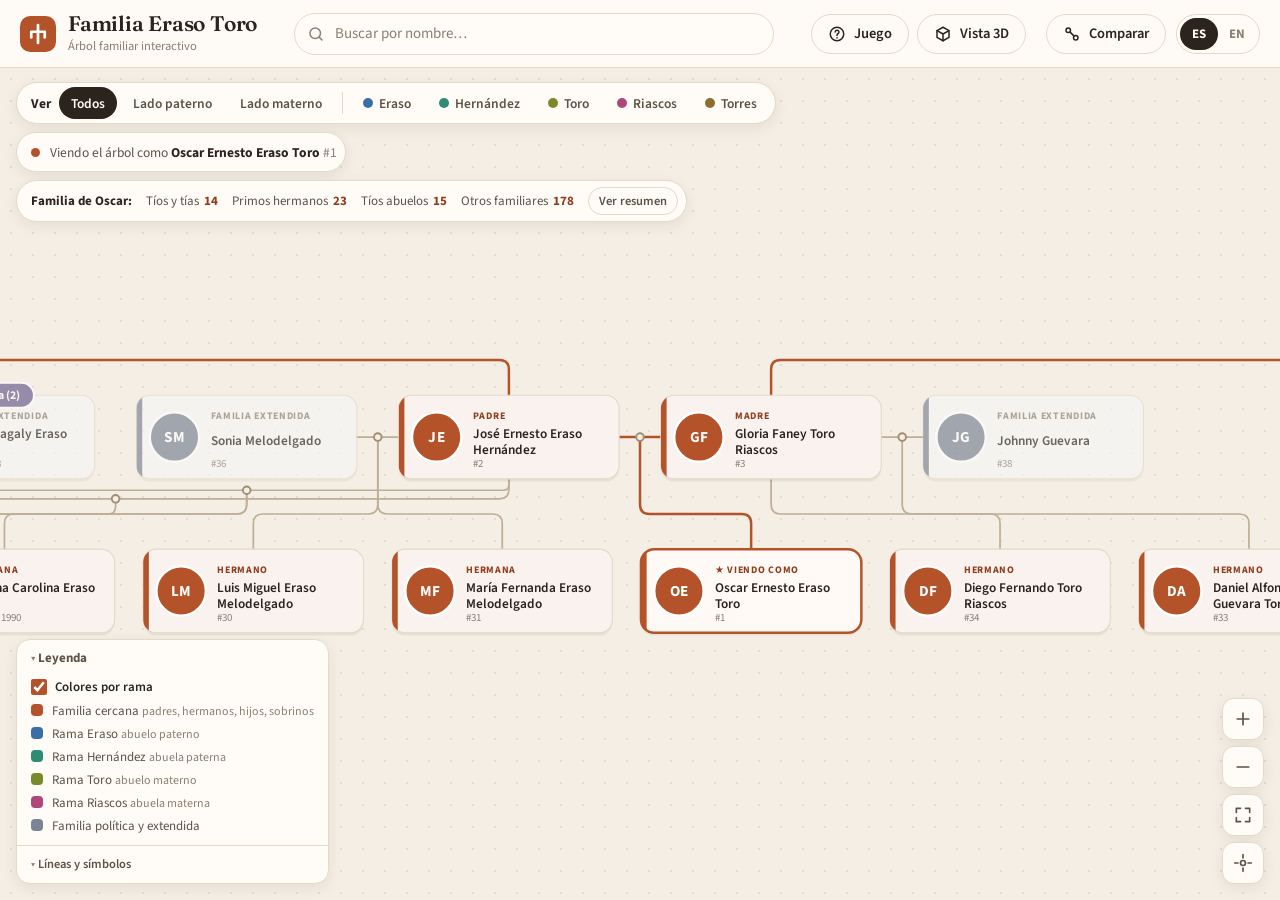
<file: index.html>
<!doctype html>
<!-- =====================================================================
     INDEX.HTML — the page skeleton
     The browser opens this file first. It only sets up empty areas
     (header, tree canvas, side panel); js/app.js fills them in.
     You normally never edit this file.
     ===================================================================== -->
<html lang="es">                                              <!-- Page language; app.js switches it to "en" when English is chosen -->
<head>
  <meta charset="utf-8">                                      <!-- Lets accented letters (á, é, ñ) display correctly -->
  <meta name="viewport" content="width=device-width, initial-scale=1, viewport-fit=cover"> <!-- Fit phone screens -->
  <meta name="robots" content="noindex, nofollow">            <!-- Ask search engines not to list this family site -->
  <title>Árbol familiar</title>                               <!-- Tab title; app.js replaces it with the title in family-data.js -->
  <link rel="icon" href="data:image/svg+xml,%3Csvg xmlns='http://www.w3.org/2000/svg' viewBox='0 0 32 32'%3E%3Crect width='32' height='32' rx='8' fill='%23b4532a'/%3E%3Cpath d='M16 7v18M10 13h12M10 13v6M22 13v6' stroke='%23fff' stroke-width='2.4' fill='none' stroke-linecap='round'/%3E%3C/svg%3E"> <!-- Small tree icon in the browser tab -->
  <link rel="preconnect" href="https://fonts.googleapis.com"> <!-- Start connecting to Google Fonts early -->
  <link rel="preconnect" href="https://fonts.gstatic.com" crossorigin>
  <link href="https://fonts.googleapis.com/css2?family=Fraunces:opsz,wght@9..144,500;9..144,600&family=Source+Sans+3:wght@400;600;700&display=swap" rel="stylesheet"> <!-- The two typefaces used on the page -->
  <link rel="stylesheet" href="css/styles.css">               <!-- Colours, sizes and layout -->
</head>
<body>

  <!-- ===================== TOP BAR: title, search, compare, language ===================== -->
  <header class="topbar">
    <div class="brand">
      <svg class="brand-mark" viewBox="0 0 32 32" aria-hidden="true"> <!-- Decorative tree mark next to the title -->
        <rect width="32" height="32" rx="9"></rect>
        <path d="M16 8v16M10 14h12M10 14v5M22 14v5"></path>
      </svg>
      <div class="brand-text">
        <h1 id="site-title">Árbol familiar</h1>              <!-- Filled from SITE_SETTINGS.title -->
        <p class="subtitle" data-i18n="subtitle"></p>        <!-- data-i18n = text comes from js/i18n.js -->
      </div>
    </div>

    <div class="search" role="search">                       <!-- Search box and its drop-down list -->
      <svg class="search-icon" viewBox="0 0 24 24" aria-hidden="true"><circle cx="11" cy="11" r="7"></circle><path d="M20 20l-4-4"></path></svg>
      <input id="search-input" type="search" autocomplete="off" spellcheck="false"
             data-i18n-placeholder="searchPlaceholder" data-i18n-aria="searchLabel"
             role="combobox" aria-expanded="false" aria-controls="search-results">
      <ul id="search-results" class="results" role="listbox" hidden></ul>
    </div>

    <div class="view-actions">                               <!-- The game and the 3D view -->
      <button id="game-open" class="btn btn-ghost" type="button" data-i18n-title="gameOpen" data-i18n-aria="gameOpen">
        <svg viewBox="0 0 24 24" aria-hidden="true"><circle cx="12" cy="12" r="9"></circle><path d="M9.6 9.4a2.5 2.5 0 1 1 3.6 2.3c-.7.4-1.2 1-1.2 1.8v.4"></path><path d="M12 17v.2"></path></svg>
        <span data-i18n="game"></span>
      </button>
      <a id="view-3d" class="btn btn-ghost" href="3d.html" data-i18n-title="view3dTitle" data-i18n-aria="view3dTitle"> <!-- Opens 3d.html; app.js adds the focus person -->
        <svg viewBox="0 0 24 24" aria-hidden="true"><path d="M12 3l8 4.5v9L12 21l-8-4.5v-9z"></path><path d="M4 7.5l8 4.5 8-4.5M12 12v9"></path></svg>
        <span data-i18n="view3d"></span>
      </a>
    </div>

    <div class="top-actions">
      <button id="compare-open" class="btn btn-ghost" type="button">  <!-- Opens the "compare two people" panel -->
        <svg viewBox="0 0 24 24" aria-hidden="true"><circle cx="7" cy="7" r="3"></circle><circle cx="17" cy="17" r="3"></circle><path d="M9.5 9.5l5 5"></path></svg>
        <span data-i18n="compare"></span>
      </button>
      <div class="lang-toggle" role="group" data-i18n-aria="language"> <!-- Spanish / English switch -->
        <button type="button" data-lang="es">ES</button>
        <button type="button" data-lang="en">EN</button>
      </div>
    </div>
  </header>

  <!-- ===================== TREE AREA ===================== -->
  <main id="stage" class="stage">
    <svg id="tree" role="img" aria-label="Family tree">       <!-- The tree is drawn inside this SVG -->
      <defs>
        <clipPath id="avatar-clip" clipPathUnits="objectBoundingBox"><circle cx="0.5" cy="0.5" r="0.5"></circle></clipPath> <!-- Makes photos round -->
      </defs>
      <g id="viewport">                                       <!-- Moved and scaled when you drag or zoom -->
        <g id="ghosts"></g>                                   <!-- The previous drawing, fading out during an animation -->
        <g id="link-hits"></g>                                <!-- Wide invisible lines that react to the mouse and glow -->
        <g id="links"></g>                                    <!-- Lines between relatives -->
        <g id="flow"></g>                                     <!-- Little lights moving along the path between compared people -->
        <g id="dots"></g>                                     <!-- Dots where a couple's lines meet -->
        <g id="cards"></g>                                    <!-- One card per person -->
      </g>
    </svg>

    <div class="chips">                                       <!-- Floating notes at the top of the tree -->
      <div id="family-bar" class="chip family-bar" role="group" hidden></div> <!-- Family filter: Todos · Lado paterno · Eraso … -->
      <div id="filter-note" class="chip filter-note" hidden></div> <!-- Shown when the focus person is not in the chosen family -->
      <div id="focus-chip" class="chip focus-chip"></div>     <!-- "Viewing the tree as …" -->
      <div id="summary-chip" class="chip summary-chip" hidden></div> <!-- Short family summary of the focus person -->
      <div id="compare-chip" class="chip compare-chip" hidden></div> <!-- "Comparing A ↔ B" -->
    </div>

    <div class="zoom-controls">                               <!-- Buttons in the bottom-right corner -->
      <button type="button" id="zoom-in" data-i18n-aria="zoomIn" data-i18n-title="zoomIn"><svg viewBox="0 0 24 24"><path d="M12 5v14M5 12h14"></path></svg></button>
      <button type="button" id="zoom-out" data-i18n-aria="zoomOut" data-i18n-title="zoomOut"><svg viewBox="0 0 24 24"><path d="M5 12h14"></path></svg></button>
      <button type="button" id="zoom-fit" data-i18n-aria="fit" data-i18n-title="fit"><svg viewBox="0 0 24 24"><path d="M4 9V4h5M20 9V4h-5M4 15v5h5M20 15v5h-5"></path></svg></button>
      <button type="button" id="zoom-center" data-i18n-aria="center" data-i18n-title="center"><svg viewBox="0 0 24 24"><circle cx="12" cy="12" r="3"></circle><path d="M12 2v4M12 18v4M2 12h4M18 12h4"></path></svg></button>
    </div>

    <details class="legend" id="legend">                      <!-- Explains the line styles -->
      <summary data-i18n="legend"></summary>
      <div class="legend-body">
      <div class="legend-lines" id="legend-lines">           <!-- Colours by family branch; filled by app.js -->
        <label class="lg-switch"><input type="checkbox" id="line-toggle"><span data-i18n="lineColors"></span></label>
        <ul id="line-legend"></ul>
      </div>
      <details class="legend-more">                          <!-- Line styles, folded so the legend stays small -->
      <summary data-i18n="legendMore"></summary>
      <ul class="legend-styles">
        <li><svg viewBox="0 0 40 10"><path class="lg-line" d="M2 5h36"></path></svg><span data-i18n="legendConfirmed"></span></li>
        <li><svg viewBox="0 0 40 10"><path class="lg-line lg-dashed" d="M2 5h36"></path></svg><span data-i18n="legendUnconfirmed"></span></li>
        <li><svg viewBox="0 0 40 10"><path class="lg-line lg-lineage" d="M2 5h36"></path></svg><span data-i18n="legendLine"></span></li>
        <li><svg viewBox="0 0 40 10"><path class="lg-line lg-path" d="M2 5h36"></path></svg><span data-i18n="legendPath"></span></li>
        <li><svg viewBox="0 0 40 10"><path class="lg-line" d="M2 5h36"></path><circle class="union-dot" cx="20" cy="5" r="4"></circle></svg><span data-i18n="legendCouple"></span></li>
        <li><svg viewBox="0 0 40 10"><path class="lg-line" d="M2 5h36"></path><circle class="union-dot apart" cx="20" cy="5" r="4"></circle></svg><span data-i18n="legendCoparents"></span></li>
        <li><span class="lg-pill">+</span><span data-i18n="legendBranch"></span></li> <!-- "Ver familia" pill on relatives by marriage -->
      </ul>
      <p class="legend-hint" data-i18n="legendHover"></p>      <!-- "Hover over a line to see who it connects" -->
      </details>
      </div>
    </details>

    <div id="problems" class="problems" hidden></div>          <!-- Only appears if family-data.js has a mistake -->
    <div id="link-tip" class="link-tip" role="status" hidden></div> <!-- Label shown when a line is lit: who it connects -->
  </main>

  <!-- ===================== SIDE PANEL: profiles and comparisons ===================== -->
  <aside id="panel" class="panel" aria-live="polite" hidden>
    <button type="button" class="panel-close" data-action="close" data-i18n-aria="close">
      <svg viewBox="0 0 24 24" aria-hidden="true"><path d="M6 6l12 12M18 6L6 18"></path></svg>
    </button>
    <div id="panel-body" class="panel-body"></div>
  </aside>

  <!-- ===================== SCRIPTS (order matters) ===================== -->
  <script src="lib/d3.min.js"></script>        <!-- Library for zooming, dragging and animation -->
  <script src="lib/dagre.min.js"></script>     <!-- Library that arranges people in generations -->
  <script src="family-data.js"></script>       <!-- YOUR DATA: people, photos, stories -->
  <script src="js/kinship.js"></script>        <!-- Works out relationships -->
  <script src="js/i18n.js"></script>           <!-- Words in Spanish and English -->
  <script src="js/lines.js"></script>          <!-- Colours for each branch of the family -->
  <script src="js/families.js"></script>       <!-- Who belongs to each family, for the family filter -->
  <script src="js/app.js"></script>            <!-- Draws the tree and runs the buttons -->

  <!-- Visitor counter (GoatCounter, no cookies). Stats: https://arbol-eraso.goatcounter.com
       Visits from your own computer while testing (file:// or localhost) are not counted.
       To stop counting, delete these two lines. -->
  <script data-goatcounter="https://arbol-eraso.goatcounter.com/count"
          async src="//gc.zgo.at/count.js"></script>
</body>
</html>
</file>
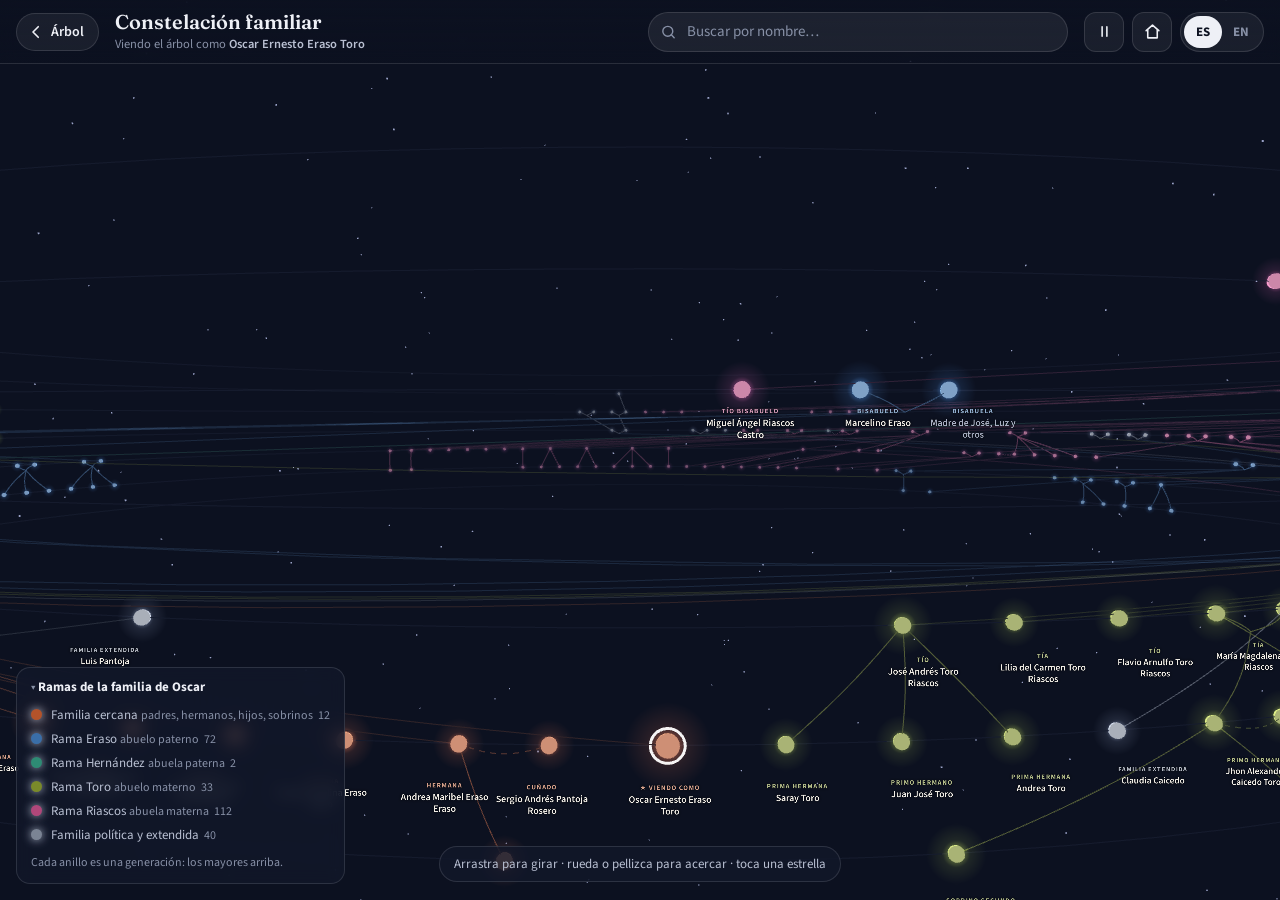
<file: 3d.html>
<!doctype html>
<!-- =====================================================================
     3D.HTML — the family as a 3D constellation (an extra view of the tree)
     Opened from the "Vista 3D" button in the tree. Uses the same data
     file (family-data.js); js/constellation.js draws everything.
     You normally never edit this file.
     ===================================================================== -->
<html lang="es">
<head>
  <meta charset="utf-8">
  <meta name="viewport" content="width=device-width, initial-scale=1, viewport-fit=cover">
  <meta name="robots" content="noindex, nofollow">                <!-- Ask search engines not to list this family site -->
  <title>Constelación familiar</title>
  <link rel="icon" href="data:image/svg+xml,%3Csvg xmlns='http://www.w3.org/2000/svg' viewBox='0 0 32 32'%3E%3Crect width='32' height='32' rx='8' fill='%23b4532a'/%3E%3Cpath d='M16 7v18M10 13h12M10 13v6M22 13v6' stroke='%23fff' stroke-width='2.4' fill='none' stroke-linecap='round'/%3E%3C/svg%3E">
  <link rel="preconnect" href="https://fonts.googleapis.com">
  <link rel="preconnect" href="https://fonts.gstatic.com" crossorigin>
  <link href="https://fonts.googleapis.com/css2?family=Fraunces:opsz,wght@9..144,500;9..144,600&family=Source+Sans+3:wght@400;600;700&display=swap" rel="stylesheet">
  <link rel="stylesheet" href="css/constellation.css">
</head>
<body>
  <!-- ===================== TOP BAR ===================== -->
  <header class="c3-bar">
    <a id="c3-back" class="c3-back" href="index.html" data-i18n-title="c3BackTitle"> <!-- Back to the tree; the script adds the same person -->
      <svg viewBox="0 0 24 24" aria-hidden="true"><path d="M15 5l-7 7 7 7"></path></svg><span data-i18n="c3Back"></span>
    </a>
    <div class="c3-titles">
      <h1 data-i18n="c3Title"></h1>
      <p id="c3-focus"></p>                                     <!-- "Viendo como Oscar …" -->
    </div>
    <div class="c3-search" role="search">
      <svg viewBox="0 0 24 24" aria-hidden="true"><circle cx="11" cy="11" r="7"></circle><path d="M20 20l-4-4"></path></svg>
      <input id="c3-search-input" type="search" autocomplete="off" spellcheck="false" data-i18n-placeholder="searchPlaceholder" aria-label="Buscar">
      <ul id="c3-results" hidden></ul>
    </div>
    <div class="c3-tools">
      <button id="c3-spin" type="button" class="c3-icon">       <!-- Turn slowly on its own / pause -->
        <svg class="ic-pause" viewBox="0 0 24 24" aria-hidden="true"><path d="M9 6v12M15 6v12"></path></svg>
        <svg class="ic-play" viewBox="0 0 24 24" aria-hidden="true"><path d="M8 5.5v13l10-6.5z"></path></svg>
      </button>
      <button id="c3-reset" type="button" class="c3-icon" data-i18n-title="c3Reset"> <!-- Back to the starting view -->
        <svg viewBox="0 0 24 24" aria-hidden="true"><path d="M4 11l8-7 8 7"></path><path d="M6 10v10h12V10"></path></svg>
      </button>
      <div class="lang-toggle" role="group" aria-label="Idioma / Language">
        <button type="button" data-lang="es">ES</button>
        <button type="button" data-lang="en">EN</button>
      </div>
    </div>
  </header>

  <!-- ===================== 3D AREA ===================== -->
  <main id="c3-canvas" class="c3-canvas"></main>                <!-- The 3D drawing goes here -->
  <div id="c3-filter" class="c3-filter" hidden></div>           <!-- "Resaltando: familia Toro ×" when opened from a filtered tree -->

  <details id="c3-legend" class="c3-legend">                    <!-- Colours of the family branches -->
    <summary id="c3-legend-title"></summary>
    <ul id="c3-legend-list"></ul>
    <p class="c3-legend-note" data-i18n="c3Generations"></p>
  </details>

  <p id="c3-hint" class="c3-hint" data-i18n="c3Hint"></p>       <!-- How to move around; fades after the first drag -->
  <div id="c3-tip" class="c3-tip" hidden></div>                 <!-- Name shown when the mouse is over a star -->
  <aside id="c3-card" class="c3-card" aria-live="polite" hidden></aside> <!-- Card of the chosen star -->
  <div id="c3-fallback" class="c3-fallback" hidden>
    <p data-i18n="c3NoWebGL"></p>
    <a href="index.html" data-i18n="c3BackTitle"></a>
  </div>

  <!-- ===================== SCRIPTS (order matters) ===================== -->
  <script src="lib/three.min.js"></script>          <!-- 3D drawing library (three.js) -->
  <script src="lib/OrbitControls.js"></script>      <!-- Turning and zooming with mouse or fingers -->
  <script src="lib/dagre.min.js"></script>          <!-- Arranges people in generations -->
  <script src="family-data.js"></script>            <!-- YOUR DATA: the same file as the tree -->
  <script src="js/kinship.js"></script>             <!-- Works out relationships -->
  <script src="js/i18n.js"></script>                <!-- Words in Spanish and English -->
  <script src="js/lines.js"></script>               <!-- Colours for each branch of the family -->
  <script src="js/families.js"></script>            <!-- Who belongs to each family (filter) -->
  <script src="js/constellation.js"></script>       <!-- Draws the 3D view -->

  <!-- Visitor counter (GoatCounter, no cookies), the same as on the tree page. -->
  <script data-goatcounter="https://arbol-eraso.goatcounter.com/count"
          async src="//gc.zgo.at/count.js"></script>
</body>
</html>
</file>
<file: css/styles.css>
/* =====================================================================
   STYLES.CSS — colours, typefaces, sizes and layout
   ---------------------------------------------------------------------
   To change the look, start with the colour list right below (:root).
   Every colour on the page comes from one of those names.
   ===================================================================== */

/* ---------- 1. Colour palette and typefaces ---------- */
:root {
  --bg: #f4eee4;            /* page background (warm paper) */
  --bg-dot: rgba(120, 96, 64, 0.13); /* the faint dot grid behind the tree */
  --surface: #fffcf7;       /* cards, panel, menus */
  --surface-2: #f7f0e5;     /* soft fills inside the panel */
  --ink: #2a241d;           /* main text */
  --ink-2: #5d5246;         /* secondary text */
  --muted: #8b7f71;         /* quiet text such as numbers and dates */
  --border: #e5d9c8;        /* thin borders */
  --line: #bfae95;          /* family lines */
  --line-strong: #9f8d74;   /* outline of the hollow 'not a couple' dot */
  --accent: #b4532a;        /* terracotta: focus person and their direct line */
  --accent-ink: #8f3d1b;    /* darker terracotta for text */
  --accent-soft: #f7e4d7;   /* pale terracotta for backgrounds */
  --path: #22708f;          /* blue: path between two compared people */
  --path-soft: #dcecf2;     /* pale blue */
  --marriage: #6b5f8f;      /* violet: relatives by marriage */
  --glow: #d27a00;          /* amber: a family lit up by the mouse */
  --glow-soft: rgba(255, 170, 40, 0.34); /* soft halo around lit lines */
  --danger: #a8322a;        /* data warnings */
  --shadow: 0 12px 32px rgba(58, 38, 18, 0.14); /* soft shadow under panels */
  --radius: 14px;           /* roundness of corners */
  --font-display: "Fraunces", Georgia, "Times New Roman", serif;     /* titles */
  --font-ui: "Source Sans 3", system-ui, -apple-system, "Segoe UI", Roboto, sans-serif; /* everything else */
  --topbar-h: 68px;         /* height of the top bar on wide screens */
  --panel-w: 400px;         /* width of the side panel on wide screens */
}

/* ---------- 2. Page basics ---------- */
*, *::before, *::after { box-sizing: border-box; }              /* sizes include padding and border */
html, body { height: 100%; margin: 0; }                         /* page fills the window */
body {
  font-family: var(--font-ui);
  color: var(--ink);
  background: var(--bg);
  overflow: hidden;                                             /* the tree scrolls by dragging, not the page */
  -webkit-font-smoothing: antialiased;
}
button { font: inherit; color: inherit; cursor: pointer; }      /* buttons use the page font */
svg { display: block; }
[hidden] { display: none !important; }                          /* hidden elements stay hidden */
:focus-visible { outline: 3px solid var(--path); outline-offset: 2px; border-radius: 8px; } /* keyboard focus ring */

/* ---------- 3. Top bar ---------- */
.topbar {
  position: fixed; inset: 0 0 auto 0;                           /* pinned to the top */
  height: var(--topbar-h);
  display: flex; align-items: center; gap: 20px;
  padding: 0 20px;
  background: rgba(255, 252, 247, 0.88);
  backdrop-filter: blur(10px); -webkit-backdrop-filter: blur(10px);
  border-bottom: 1px solid var(--border);
  z-index: 30;                                                  /* stays above the tree */
}
.brand { display: flex; align-items: center; gap: 12px; min-width: 0; flex: 0 1 auto; }
.brand-mark { width: 36px; height: 36px; flex: none; }
.brand-mark rect { fill: var(--accent); }
.brand-mark path { stroke: #fff; stroke-width: 2.4; fill: none; stroke-linecap: round; }
.brand-text { min-width: 0; }
.brand h1 {
  margin: 0; font-family: var(--font-display); font-weight: 600;
  font-size: 21px; line-height: 1.1; letter-spacing: -0.01em;
  white-space: nowrap; overflow: hidden; text-overflow: ellipsis;
}
.subtitle { margin: 2px 0 0; font-size: 12.5px; color: var(--muted); white-space: nowrap; }

/* ---------- 4. Search box and results ---------- */
.search { position: relative; flex: 1 1 420px; max-width: 480px; margin: 0 auto; }
.search-icon { position: absolute; left: 13px; top: 50%; width: 18px; height: 18px; transform: translateY(-50%); stroke: var(--muted); stroke-width: 2; fill: none; stroke-linecap: round; pointer-events: none; }
#search-input {
  width: 100%; height: 42px;
  padding: 0 14px 0 40px;
  border: 1px solid var(--border); border-radius: 999px;
  background: var(--surface); color: var(--ink);
  font: inherit; font-size: 15px;
  transition: border-color .15s, box-shadow .15s;
}
#search-input::placeholder { color: var(--muted); }
#search-input:focus { outline: none; border-color: var(--accent); box-shadow: 0 0 0 4px var(--accent-soft); }
.results {
  position: absolute; top: calc(100% + 8px); left: 0; right: 0;
  margin: 0; padding: 6px; list-style: none;
  background: var(--surface); border: 1px solid var(--border); border-radius: var(--radius);
  box-shadow: var(--shadow);
  max-height: min(60vh, 440px); overflow-y: auto;
  z-index: 40;
}
.result {
  display: flex; align-items: center; gap: 10px;
  padding: 8px 8px; border-radius: 10px; cursor: pointer;
}
.result.active, .result:hover { background: var(--surface-2); }
.result-main { flex: 1; min-width: 0; display: flex; flex-direction: column; }
.result-name { font-weight: 600; font-size: 14.5px; white-space: nowrap; overflow: hidden; text-overflow: ellipsis; }
.result-sub { font-size: 12.5px; color: var(--muted); white-space: nowrap; overflow: hidden; text-overflow: ellipsis; }
.result-actions { display: flex; gap: 6px; flex: none; }
.results-empty { padding: 14px; color: var(--muted); font-size: 14px; text-align: center; }

/* ---------- 5. Buttons ---------- */
.btn {
  display: inline-flex; align-items: center; justify-content: center; gap: 8px;
  height: 40px; padding: 0 16px;
  border-radius: 999px; border: 1px solid transparent;
  font-weight: 600; font-size: 14.5px;
  transition: background .15s, border-color .15s, color .15s;
  white-space: nowrap;
}
.btn svg { width: 18px; height: 18px; fill: none; stroke: currentColor; stroke-width: 2; stroke-linecap: round; flex: none; }
.btn-primary { background: var(--accent); color: #fff; }
.btn-primary:hover { background: var(--accent-ink); }
.btn-ghost { background: transparent; border-color: var(--border); }
.btn-ghost:hover { background: var(--surface-2); }
.btn-blue { background: var(--path); color: #fff; }
.btn-blue:hover { filter: brightness(0.92); }
.btn-small { height: 32px; padding: 0 12px; font-size: 13.5px; }
.mini {                                                         /* small pill buttons in search results */
  height: 28px; padding: 0 10px; border-radius: 999px;
  border: 1px solid var(--border); background: var(--surface);
  font-size: 12.5px; font-weight: 600; color: var(--ink-2);
}
.mini:hover { border-color: var(--accent); color: var(--accent-ink); }
.mini.blue:hover { border-color: var(--path); color: var(--path); }
.top-actions { display: flex; align-items: center; gap: 10px; flex: none; }
.lang-toggle { display: inline-flex; padding: 3px; border: 1px solid var(--border); border-radius: 999px; background: var(--surface); }
.lang-toggle button { border: 0; background: transparent; height: 32px; min-width: 38px; border-radius: 999px; font-size: 13px; font-weight: 700; color: var(--muted); }
.lang-toggle button[aria-pressed="true"] { background: var(--ink); color: var(--surface); }

/* ---------- 6. Tree area ---------- */
.stage {
  position: fixed; inset: var(--topbar-h) 0 0 0;               /* everything under the top bar */
  background-color: var(--bg);
  background-image: radial-gradient(var(--bg-dot) 1px, transparent 1.2px); /* dot grid */
  background-size: 22px 22px;
}
#tree { width: 100%; height: 100%; cursor: grab; touch-action: none; user-select: none; -webkit-user-select: none; }
#tree:active { cursor: grabbing; }

/* Lines between relatives */
.link { fill: none; stroke: var(--line); stroke-width: 1.8; stroke-linecap: round; stroke-linejoin: round; transition: stroke .3s, stroke-width .3s, opacity .3s; }
.link.unconfirmed { stroke-dasharray: 5 5; }                    /* dashed = not confirmed */
.link.lineage { stroke: var(--accent); stroke-width: 2.6; }     /* the focus person's direct line */
.link.on-path { stroke: var(--path); stroke-width: 3.6; }       /* path between compared people */
.link { pointer-events: none; }                                 /* the wide hit lines below catch the mouse instead */
.link-hit {                                                     /* invisible, wide, easy to point at */
  fill: none; stroke: transparent; stroke-width: 16px; stroke-linecap: round; stroke-linejoin: round;
  vector-effect: non-scaling-stroke;                            /* same width at any zoom */
  pointer-events: stroke; cursor: pointer;
}
.link-hit.hl { stroke: var(--glow-soft); stroke-width: 11px; }  /* the glow */
.link.hl { stroke: var(--glow); stroke-width: 3.2; opacity: 1; }
#tree.lighting .link:not(.hl) { opacity: 0.28; }                /* fade the other lines */
#tree.lighting .card:not(.hl) { opacity: 0.5; }                 /* and the other people */
#tree.lighting .union-dot:not(.hl) { opacity: 0.3; }
#tree .card.hl .card-bg { stroke: var(--glow); stroke-width: 2.6; } /* wins over focus and path outlines */
.union-dot { pointer-events: none; }
.union-dot.hl { fill: var(--glow); stroke: #fff; stroke-width: 2; }
.union-dot.apart.hl { fill: #fff; stroke: var(--glow); stroke-width: 2.4; }
.link-tip {                                                     /* label next to the pointer */
  position: fixed; z-index: 60; pointer-events: none;
  max-width: 300px; padding: 9px 12px; border-radius: 12px;
  background: var(--ink); color: var(--surface);
  font-size: 13px; line-height: 1.4; box-shadow: 0 8px 24px rgba(30, 20, 10, 0.25);
}
.link-tip b { font-weight: 700; }
.link-tip .tip-sub { display: block; font-size: 12px; opacity: 0.75; }
.link-tip .tip-kids { display: block; margin-top: 4px; }
.legend-hint { margin: 0; padding: 0 14px 12px; font-size: 12px; color: var(--muted); max-width: 290px; }
.union-dot { fill: var(--line); stroke: var(--bg); stroke-width: 1.5; }
.union-dot.apart { fill: var(--bg); stroke: var(--line-strong, #9f8d74); stroke-width: 2; } /* hollow = parents who are not a couple */
.card.rel-coparent .card-rel { fill: var(--marriage); }

/* Person cards */
.card { cursor: pointer; }
.card-shadow { fill: rgba(70, 45, 20, 0.07); }
.card-bg { fill: var(--surface); stroke: var(--border); stroke-width: 1.2; transition: stroke .2s, stroke-width .2s, fill .2s; }
.card:hover .card-bg { stroke: var(--line); stroke-width: 1.6; }
.card:focus { outline: none; }
.card:focus-visible .card-bg { stroke: var(--path); stroke-width: 2.5; }
.card-ring { fill: none; stroke: var(--path); stroke-width: 3; opacity: 0; transition: opacity .2s; }
.card.is-selected .card-ring { opacity: 1; }                    /* ring around the person whose profile is open */
.card.is-focus .card-bg { stroke: var(--accent); stroke-width: 2.6; fill: #fffaf5; }
.card.is-unconfirmed .card-bg { stroke-dasharray: 6 5; }
.card.rel-none { opacity: 0.68; }                               /* not related by blood or marriage to the focus */
.card.on-path .card-bg { stroke: var(--path); stroke-width: 2.6; }
.avatar-bg { stroke: #fff; stroke-width: 2.5; }
.avatar-initials { fill: #fff; font-family: var(--font-ui); font-weight: 700; font-size: 16px; letter-spacing: 0.02em; text-anchor: middle; dominant-baseline: central; pointer-events: none; }
.card-rel { font-family: var(--font-ui); font-size: 10.5px; font-weight: 700; letter-spacing: 0.07em; text-transform: uppercase; fill: var(--accent-ink); }
.card.rel-affinity .card-rel, .card.rel-partner .card-rel { fill: var(--marriage); }
.card.rel-none .card-rel { fill: var(--muted); }
.card-tag { font-family: var(--font-ui); font-size: 10.5px; font-style: italic; fill: var(--muted); text-anchor: end; }
.card-name { font-family: var(--font-ui); font-size: 14px; font-weight: 600; fill: var(--ink); }
.card-name.unknown { font-style: italic; fill: var(--muted); }
.card-meta { font-family: var(--font-ui); font-size: 11.5px; fill: var(--muted); }
.card-star { fill: var(--accent); }
.end-badge circle { fill: var(--path); stroke: #fff; stroke-width: 2; }
.end-badge text { fill: #fff; font: 700 12px var(--font-ui); text-anchor: middle; dominant-baseline: central; }

/* ---------- 7. Floating chips ---------- */
.chips { position: absolute; top: 14px; left: 16px; right: 16px; display: flex; flex-direction: column; align-items: flex-start; gap: 8px; pointer-events: none; z-index: 5; }
.chip {
  pointer-events: auto;
  display: inline-flex; align-items: center; gap: 10px; flex-wrap: wrap;
  padding: 7px 8px 7px 14px; min-height: 40px;
  background: var(--surface); border: 1px solid var(--border); border-radius: 999px;
  box-shadow: 0 4px 14px rgba(58, 38, 18, 0.08);
  font-size: 13.5px; color: var(--ink-2); max-width: 100%;
}
.chip strong { color: var(--ink); font-weight: 700; }
.chip .num { color: var(--muted); }
.chip .dot { width: 9px; height: 9px; border-radius: 50%; background: var(--accent); flex: none; }
.compare-chip .dot { background: var(--path); }
.compare-chip > span:nth-child(2) { flex: 1 1 180px; min-width: 0; } /* long names wrap beside the dot, not under it */
.chip-close { width: 28px; height: 28px; border-radius: 50%; border: 0; background: var(--surface-2); display: grid; place-items: center; }
.chip-close svg { width: 14px; height: 14px; stroke: var(--ink-2); stroke-width: 2.4; fill: none; stroke-linecap: round; }

/* ---------- 8. Zoom buttons and legend ---------- */
.zoom-controls { position: absolute; right: 16px; bottom: 16px; display: flex; flex-direction: column; gap: 6px; z-index: 5; }
.zoom-controls button {
  width: 42px; height: 42px; border-radius: 12px;
  border: 1px solid var(--border); background: var(--surface);
  display: grid; place-items: center; box-shadow: 0 4px 14px rgba(58, 38, 18, 0.08);
}
.zoom-controls button:hover { border-color: var(--line); }
body.panel-open .zoom-controls { right: calc(var(--panel-w) + 30px); } /* keep the zoom buttons visible next to an open panel */
.zoom-controls svg { width: 20px; height: 20px; fill: none; stroke: var(--ink-2); stroke-width: 2; stroke-linecap: round; stroke-linejoin: round; }
.legend {
  position: absolute; left: 16px; bottom: 16px; z-index: 5;
  background: var(--surface); border: 1px solid var(--border); border-radius: var(--radius);
  box-shadow: 0 4px 14px rgba(58, 38, 18, 0.08);
  font-size: 13px; color: var(--ink-2); max-width: calc(100% - 100px);
}
.legend summary { cursor: pointer; padding: 9px 14px; font-weight: 700; list-style: none; }
.legend summary::-webkit-details-marker { display: none; }
.legend summary::before { content: "▸ "; color: var(--muted); }
.legend[open] summary::before { content: "▾ "; }
.legend ul { list-style: none; margin: 0; padding: 0 14px 12px; display: grid; gap: 6px; }
.legend li { display: flex; align-items: center; gap: 10px; }
.legend svg { width: 40px; height: 10px; flex: none; }
.lg-line { stroke: var(--line); stroke-width: 2.2; fill: none; stroke-linecap: round; }
.lg-dashed { stroke-dasharray: 5 5; }
.lg-lineage { stroke: var(--accent); stroke-width: 3; }
.lg-path { stroke: var(--path); stroke-width: 3.6; }

/* ---------- 9. Data warnings (only shown when family-data.js has a mistake) ---------- */
.problems {
  position: absolute; left: 50%; bottom: 16px; transform: translateX(-50%);
  width: min(560px, calc(100% - 32px)); z-index: 20;
  background: #fff4f2; color: var(--danger);
  border: 1px solid #efc5bf; border-radius: var(--radius); box-shadow: var(--shadow);
  padding: 12px 16px; font-size: 14px;
}
.problems ul { margin: 6px 0 0; padding-left: 18px; }

/* ---------- 10. Side panel (profiles and comparisons) ---------- */
.panel {
  position: fixed; top: calc(var(--topbar-h) + 12px); right: 12px; bottom: 12px;
  width: var(--panel-w);
  background: var(--surface); border: 1px solid var(--border); border-radius: 20px;
  box-shadow: var(--shadow); z-index: 25;
  display: flex; flex-direction: column;
  animation: panel-in .22s ease-out;
}
@keyframes panel-in { from { opacity: 0; transform: translateX(16px); } to { opacity: 1; transform: none; } }
.panel-close {
  position: absolute; top: 12px; right: 12px; z-index: 2;
  width: 36px; height: 36px; border-radius: 50%; border: 0; background: var(--surface-2);
  display: grid; place-items: center;
}
.panel-close svg { width: 18px; height: 18px; stroke: var(--ink-2); stroke-width: 2.2; fill: none; stroke-linecap: round; }
.panel-body { overflow-y: auto; padding: 22px 22px 28px; flex: 1; -webkit-overflow-scrolling: touch; }

/* Profile */
.profile-head { display: flex; gap: 16px; align-items: center; padding-right: 36px; }
.profile-photo { position: relative; width: 92px; height: 92px; border-radius: 50%; flex: none; overflow: hidden; display: grid; place-items: center; color: #fff; font-weight: 700; font-size: 30px; border: 3px solid #fff; box-shadow: 0 4px 14px rgba(58, 38, 18, 0.15); }
.profile-number { margin: 0; font-size: 12px; font-weight: 700; letter-spacing: 0.08em; text-transform: uppercase; color: var(--muted); }
.profile-name { margin: 2px 0 4px; font-family: var(--font-display); font-weight: 600; font-size: 25px; line-height: 1.15; letter-spacing: -0.01em; }
.profile-name.unknown { font-style: italic; color: var(--muted); }
.profile-life { margin: 0; font-size: 14px; color: var(--ink-2); }
.profile-nick { margin: 0 0 2px; font-size: 14px; color: var(--ink-2); font-style: italic; }
.profile-rel { margin: 18px 0 0; padding: 12px 14px; border-radius: 12px; background: var(--accent-soft); }
.profile-rel.rel-affinity, .profile-rel.rel-partner { background: #ece8f4; }
.profile-rel.rel-none { background: var(--surface-2); }
.profile-rel .label { display: block; font-size: 12px; color: var(--ink-2); }
.profile-rel strong { font-size: 17px; color: var(--ink); }
.tag { display: inline-block; margin-left: 6px; padding: 1px 8px; border-radius: 999px; font-size: 11.5px; font-weight: 700; vertical-align: 2px; }
.tag-unconfirmed { background: #fff; border: 1px dashed var(--line); color: var(--ink-2); }
.profile-actions { display: flex; flex-wrap: wrap; gap: 8px; margin-top: 14px; }
.profile-desc { margin: 18px 0 0; font-size: 16px; line-height: 1.5; color: var(--ink); font-weight: 600; }
.panel h3 { margin: 22px 0 8px; font-family: var(--font-display); font-weight: 600; font-size: 17px; }
.panel h4 { margin: 14px 0 6px; font-size: 12px; font-weight: 700; letter-spacing: 0.08em; text-transform: uppercase; color: var(--muted); }
.profile-bio { margin: 0; font-size: 15px; line-height: 1.6; color: var(--ink-2); white-space: pre-line; }
.profile-empty { margin: 18px 0 0; font-size: 14px; color: var(--muted); font-style: italic; }
.facts { margin: 16px 0 0; display: grid; grid-template-columns: auto 1fr; gap: 6px 14px; font-size: 14px; }
.facts dt { color: var(--muted); }
.facts dd { margin: 0; color: var(--ink); }
.people-list { list-style: none; margin: 0; padding: 0; display: grid; gap: 6px; }
.person-chip {
  width: 100%; display: flex; align-items: center; gap: 10px; text-align: left;
  padding: 7px 10px; border-radius: 12px; border: 1px solid var(--border); background: var(--surface);
}
.person-chip:hover { border-color: var(--line); background: var(--surface-2); }
.person-chip .pc-main { flex: 1; min-width: 0; display: flex; flex-direction: column; }
.person-chip .pc-name { font-weight: 600; font-size: 14.5px; white-space: nowrap; overflow: hidden; text-overflow: ellipsis; }
.person-chip .pc-name.unknown { font-style: italic; color: var(--muted); }
.person-chip .pc-sub { font-size: 12.5px; color: var(--muted); }
.person-chip.static { cursor: default; }
.person-chip.static:hover { border-color: var(--border); background: var(--surface); }
.avatar-sm { position: relative; width: 34px; height: 34px; border-radius: 50%; flex: none; display: grid; place-items: center; overflow: hidden; color: #fff; font-weight: 700; font-size: 13px; }
.avatar-sm img, .profile-photo img { position: absolute; inset: 0; width: 100%; height: 100%; object-fit: cover; } /* photo covers the initials */

/* Compare */
.compare h2 { margin: 0 40px 4px 0; font-family: var(--font-display); font-weight: 600; font-size: 24px; }
.compare .intro { margin: 0 0 16px; font-size: 14px; color: var(--ink-2); }
.slots { display: grid; gap: 8px; }
.slot { position: relative; }
.slot-letter { position: absolute; left: -6px; top: -6px; width: 22px; height: 22px; border-radius: 50%; background: var(--path); color: #fff; font-size: 12px; font-weight: 700; display: grid; place-items: center; z-index: 1; border: 2px solid #fff; }
.slot .person-chip { padding: 10px 10px 10px 12px; }
.slot-picker { border: 1px solid var(--path); border-radius: 12px; padding: 8px; background: #f7fbfc; }
.slot-picker input { width: 100%; height: 40px; padding: 0 12px; border-radius: 10px; border: 1px solid var(--border); font: inherit; font-size: 15px; background: #fff; }
.slot-picker input:focus { outline: none; border-color: var(--path); box-shadow: 0 0 0 3px var(--path-soft); }
.slot-picker ul { list-style: none; margin: 6px 0 0; padding: 0; max-height: 220px; overflow-y: auto; display: grid; gap: 4px; }
.slot-picker li button { width: 100%; display: flex; align-items: center; gap: 10px; padding: 6px 8px; border: 0; border-radius: 10px; background: transparent; text-align: left; }
.slot-picker li button:hover { background: var(--path-soft); }
.swap-row { display: flex; justify-content: center; }
.swap-btn { height: 30px; padding: 0 12px; border-radius: 999px; border: 1px solid var(--border); background: var(--surface); font-size: 12.5px; font-weight: 600; color: var(--ink-2); display: inline-flex; align-items: center; gap: 6px; }
.swap-btn svg { width: 14px; height: 14px; fill: none; stroke: currentColor; stroke-width: 2; stroke-linecap: round; }
.result-card { margin-top: 18px; padding: 16px; border-radius: 16px; background: var(--path-soft); }
.result-sentence { margin: 0; font-size: 17.5px; line-height: 1.4; color: var(--ink); }
.result-sentence b, .result-reverse b, .chain b { font-weight: 700; }
.result-reverse { margin: 8px 0 0; font-size: 14.5px; color: var(--ink-2); }
.result-card .facts { grid-template-columns: 1fr; gap: 10px; margin-top: 14px; }
.result-card .facts dt { font-size: 12px; font-weight: 700; letter-spacing: 0.06em; text-transform: uppercase; }
.result-card .facts dd { font-size: 15px; }
.result-card .facts small { display: block; color: var(--muted); font-size: 12.5px; margin-top: 2px; }
.chain { margin: 0; font-size: 14.5px; line-height: 1.6; color: var(--ink-2); }
.chain button { border: 0; background: none; padding: 0; font-weight: 700; color: var(--ink); text-decoration: underline; text-decoration-color: var(--path); text-underline-offset: 3px; }
.keep-focus { margin: 14px 0 0; font-size: 13px; color: var(--muted); }
.result-actions-row { display: flex; flex-wrap: wrap; gap: 8px; margin-top: 14px; }

/* ---------- 11. Phones and narrow screens ---------- */
@media (max-width: 760px) {
  :root { --topbar-h: 112px; }                                  /* two-row top bar */
  .topbar { flex-wrap: wrap; height: var(--topbar-h); padding: 10px 14px; gap: 10px 10px; align-content: center; }
  .brand { flex: 1 1 0; }
  .brand-mark { width: 32px; height: 32px; }
  .brand h1 { font-size: 19px; }
  .subtitle { display: none; }
  .brand { flex: 1 1 calc(100% - 190px); }                     /* first row: title, compare, language */
  .top-actions { order: 2; }
  .search { order: 3; flex: 1 1 160px; max-width: none; }      /* second row: search, game, 3D */
  .view-actions { order: 4; }
  #compare-open span, .view-actions .btn span { display: none; } /* icons only on phones */
  #compare-open, .view-actions .btn { width: 40px; padding: 0; }
  .chips { top: 10px; left: 10px; right: 10px; }
  .chip { font-size: 13px; }
  .legend { left: 10px; bottom: 10px; }
  .zoom-controls, body.panel-open .zoom-controls { right: 10px; bottom: 10px; }
  .zoom-controls button { width: 40px; height: 40px; }
  .panel {                                                      /* panel becomes a bottom sheet */
    top: auto; left: 0; right: 0; bottom: 0; width: auto;
    max-height: 78dvh; border-radius: 22px 22px 0 0;
    animation: sheet-in .25s ease-out;
    padding-bottom: env(safe-area-inset-bottom);
  }
  .panel::before { content: ""; display: block; width: 44px; height: 5px; border-radius: 3px; background: var(--border); margin: 8px auto 0; } /* grab handle look */
  @keyframes sheet-in { from { transform: translateY(30px); opacity: 0; } to { transform: none; opacity: 1; } }
  .panel-body { padding: 14px 18px 26px; }
  .profile-photo { width: 76px; height: 76px; font-size: 26px; }
  .profile-name { font-size: 22px; }
  .result { flex-wrap: wrap; }                                  /* buttons drop under the name on phones */
  .result-main { flex-basis: calc(100% - 50px); }
  .result-actions { margin-left: 44px; }
}

/* ---------- 12. Family summaries and relatives-by-marriage branches ---------- */
.summary-chip { gap: 6px 14px; padding: 6px 8px 6px 14px; font-size: 13px; }
.summary-chip .sum-title { font-weight: 700; color: var(--ink); }
.summary-chip .sum-item { white-space: nowrap; color: var(--ink-2); }
.summary-chip .sum-item b { color: var(--accent-ink); font-weight: 700; margin-left: 2px; }
.btn-violet { background: var(--marriage); color: #fff; }        /* "Ver la familia de …" */
.btn-violet:hover { filter: brightness(0.92); }
.branch-badge { cursor: pointer; }                               /* pill on the top edge of a spouse's card */
.branch-badge rect { fill: var(--marriage); stroke: #fff; stroke-width: 2; }
.branch-badge text { fill: #fff; font: 700 12.5px var(--font-ui); text-anchor: middle; dominant-baseline: central; pointer-events: none; }
.branch-badge.open rect { fill: var(--surface); stroke: var(--marriage); stroke-width: 1.5; }
.branch-badge.open text { fill: var(--marriage); }
.branch-badge:hover rect { filter: brightness(1.1); }
.branch-badge:focus { outline: none; }
.branch-badge:focus-visible rect { stroke: var(--path); stroke-width: 3; }
.lg-pill { width: 40px; height: 16px; flex: none; border-radius: 8px; background: var(--marriage); color: #fff; font-size: 12px; font-weight: 700; display: inline-flex; align-items: center; justify-content: center; }
.summary h2 { margin-right: 40px; }
.summary .intro { margin: 0 0 12px; font-size: 14px; color: var(--ink-2); }
.sum-totals { margin: 2px 0 10px; font-size: 13.5px; color: var(--ink-2); }
.sum-list { display: grid; gap: 5px; }
.sum-row { border: 1px solid var(--border); border-radius: 12px; background: var(--surface); }
.sum-row > summary { display: flex; align-items: center; gap: 8px; padding: 9px 12px; cursor: pointer; list-style: none; }
.sum-row > summary::-webkit-details-marker { display: none; }
.sum-row > summary::before { content: "▸"; color: var(--muted); font-size: 11px; width: 10px; }
.sum-row[open] > summary::before { content: "▾"; }
.sum-row > summary:hover { background: var(--surface-2); border-radius: 12px; }
.sum-label { flex: 1; font-size: 14.5px; font-weight: 600; }
.sum-sub { font-size: 12px; color: var(--muted); }
.sum-count { min-width: 32px; text-align: center; font-weight: 700; font-size: 14px; color: var(--accent-ink); background: var(--accent-soft); border-radius: 999px; padding: 2px 8px; }
.sum-row .people-list { padding: 0 10px 10px; }
@media (max-width: 760px) {
  .summary-chip .sum-item.extra { display: none; }               /* phones: title, first group and the button */
}

/* ---------- 13. Header buttons: game and 3D view ---------- */
.view-actions { display: flex; align-items: center; gap: 8px; flex: none; }
.view-actions .btn { text-decoration: none; color: var(--ink); }
#game-open svg, #view-3d svg { stroke-linejoin: round; }
@media (max-width: 1180px) and (min-width: 761px) {           /* medium screens: icons only for the game and 3D */
  .view-actions .btn span { display: none; }
  .view-actions .btn { width: 40px; padding: 0; }
}
@media (max-width: 940px) and (min-width: 761px) {
  #compare-open span { display: none; }
  #compare-open { width: 40px; padding: 0; }
}

/* ---------- 14. Colours by family branch ---------- */
.card-stripe { fill: var(--card-color, transparent); display: none; pointer-events: none; }
#tree.lines-on .card-stripe { display: inline; }
#tree.lines-on .card:not(.is-focus) .card-bg { fill: var(--card-tint, var(--surface)); }
.legend-body { display: grid; }
.legend-lines { padding: 2px 14px 10px; border-bottom: 1px solid var(--border); margin-bottom: 9px; }
.legend-lines ul { padding: 6px 0 0; gap: 5px; }
.legend-lines.off ul { opacity: 0.45; }
.lg-switch { display: flex; align-items: center; gap: 8px; font-weight: 600; color: var(--ink); cursor: pointer; }
.lg-switch input { width: 16px; height: 16px; accent-color: var(--accent); margin: 0; }
.lg-swatch { width: 12px; height: 12px; border-radius: 4px; flex: none; display: inline-block; }
.lg-text small { color: var(--muted); font-size: 12px; }
.legend .legend-lines li { gap: 9px; align-items: baseline; }
.legend .legend-lines .lg-swatch { transform: translateY(1px); }
.legend-more > summary { cursor: pointer; padding: 0 14px 10px; font-weight: 600; font-size: 12.5px; color: var(--ink-2); list-style: none; }
.legend-more > summary::-webkit-details-marker { display: none; }
.legend-more > summary::before { content: "▸ "; color: var(--muted); }
.legend-more[open] > summary::before { content: "▾ "; }
.line-chip { display: inline-flex; align-items: center; gap: 8px; margin: 10px 0 0; padding: 4px 12px 4px 10px; border-radius: 999px; background: var(--surface-2); font-size: 13.5px; font-weight: 600; color: var(--ink-2); }
.line-chip small { font-weight: 400; color: var(--muted); font-size: 12.5px; }

/* ---------- 15. Animation: light moving along the comparison path ---------- */
#ghosts { pointer-events: none; }
.path-flow { fill: none; stroke: #fff; stroke-width: 2.2; stroke-linecap: round; stroke-dasharray: 1.5 12.5; opacity: 0.95; pointer-events: none; animation: path-flow 0.9s linear infinite; }
.path-flow.rev { animation-direction: reverse; }
@keyframes path-flow { to { stroke-dashoffset: -28; } }
#tree.lighting .path-flow { opacity: 0.15; }
@media (prefers-reduced-motion: reduce) {
  .path-flow { animation: none; display: none; }
  .panel, .game-opt { animation: none !important; }
}

/* ---------- 16. Game: ¿Cómo estamos emparentados? ---------- */
.game h2 { margin: 0 40px 4px 0; font-family: var(--font-display); font-weight: 600; font-size: 24px; line-height: 1.15; }
.game .intro { margin: 0 0 14px; font-size: 14px; color: var(--ink-2); }
.game-modes { display: flex; padding: 3px; border: 1px solid var(--border); border-radius: 999px; background: var(--surface-2); }
.game-modes button { flex: 1; border: 0; background: transparent; height: 34px; border-radius: 999px; font-size: 13.5px; font-weight: 600; color: var(--ink-2); white-space: nowrap; overflow: hidden; text-overflow: ellipsis; padding: 0 10px; }
.game-modes button[aria-pressed="true"] { background: var(--surface); color: var(--ink); box-shadow: 0 1px 4px rgba(58, 38, 18, 0.14); }
.game-score { display: flex; flex-wrap: wrap; gap: 6px 16px; margin: 12px 2px 0; font-size: 13px; color: var(--muted); }
.game-score b { color: var(--ink); font-weight: 700; }
.game-score b.hot { color: var(--accent-ink); }
.game-card { margin-top: 12px; padding: 16px; border-radius: 16px; background: var(--accent-soft); }
.game-pair { display: grid; grid-template-columns: 1fr auto 1fr; align-items: start; gap: 8px; }
.game-person { border: 0; background: none; padding: 0; display: flex; flex-direction: column; align-items: center; gap: 6px; text-align: center; min-width: 0; }
.game-person .gp-name { font-size: 13.5px; font-weight: 600; line-height: 1.25; color: var(--ink); }
.game-person:hover .gp-name { text-decoration: underline; text-decoration-color: var(--accent); text-underline-offset: 3px; }
.avatar-md { position: relative; width: 58px; height: 58px; border-radius: 50%; flex: none; display: grid; place-items: center; overflow: hidden; color: #fff; font-weight: 700; font-size: 20px; border: 3px solid #fff; box-shadow: 0 3px 10px rgba(58, 38, 18, 0.15); }
.avatar-md img { position: absolute; inset: 0; width: 100%; height: 100%; object-fit: cover; }
.game-link { margin-top: 16px; width: 28px; height: 28px; border-radius: 50%; display: grid; place-items: center; background: var(--surface); color: var(--accent-ink); font-weight: 700; box-shadow: 0 1px 4px rgba(58, 38, 18, 0.12); }
.game-q { margin: 14px 0 12px; font-size: 17px; line-height: 1.45; text-align: center; color: var(--ink); }
.game-blank { display: inline-block; min-width: 64px; padding: 0 8px; border-bottom: 2px dashed var(--accent); color: var(--accent-ink); font-weight: 700; }
.game-blank.filled { border-bottom-style: solid; animation: blank-in .35s ease-out; }
@keyframes blank-in { from { opacity: 0; transform: translateY(4px); } }
.game-options { display: grid; grid-template-columns: 1fr 1fr; gap: 8px; }
.game-opt { min-height: 46px; padding: 8px 10px; border-radius: 12px; border: 1px solid var(--border); background: var(--surface); font-size: 14.5px; font-weight: 600; line-height: 1.25; color: var(--ink); transition: border-color .15s, background .15s, transform .15s; }
.game-opt:not(:disabled):hover { border-color: var(--accent); transform: translateY(-1px); }
.game-opt:disabled { cursor: default; color: var(--muted); }
.game-opt.right { background: #e3f1e6; border-color: #3f8a55; color: #1f5a31; animation: opt-pop .4s ease-out; }
.game-opt.wrong { background: #fbe6e3; border-color: #c0544a; color: #8a2b23; animation: opt-shake .35s ease-in-out; }
@keyframes opt-pop { 40% { transform: scale(1.04); } }
@keyframes opt-shake { 25% { transform: translateX(-4px); } 75% { transform: translateX(4px); } }
.game-feedback { margin-top: 14px; padding-top: 12px; border-top: 1px solid rgba(143, 61, 27, 0.18); }
.game-feedback .verdict { margin: 0 0 6px; font-weight: 700; font-size: 16px; }
.game-feedback.ok .verdict { color: #1f5a31; }
.game-feedback.bad .verdict { color: #8a2b23; }
.game-feedback .chain button { text-decoration-color: var(--accent); }
.game-degree { margin: 8px 0 0; font-size: 13px; color: var(--muted); }
.game-reset { margin: 12px 0 0; text-align: center; }

/* ---------- 17. Family filter at the top of the tree ---------- */
.family-bar { gap: 4px; flex-wrap: nowrap; overflow-x: auto; padding: 4px 6px 4px 14px; scrollbar-width: none; -webkit-overflow-scrolling: touch; }
.family-bar::-webkit-scrollbar { display: none; }
.fb-label { font-weight: 700; color: var(--ink); margin-right: 4px; white-space: nowrap; }
.fb-sep { width: 1px; height: 22px; background: var(--border); margin: 0 4px; flex: none; }
.fb-btn {
  flex: none; display: inline-flex; align-items: center; gap: 6px; height: 32px; padding: 0 12px;
  border: 0; border-radius: 999px; background: transparent; color: var(--ink-2); font-size: 13.5px; font-weight: 600; white-space: nowrap;
  transition: background .15s, color .15s;
}
.fb-btn:hover { background: var(--surface-2); color: var(--ink); }
.fb-btn i { width: 10px; height: 10px; border-radius: 50%; flex: none; }
.fb-btn.on { background: var(--ink); color: var(--surface); }
.fb-btn.on i { box-shadow: 0 0 0 2px var(--surface); }
.fb-count { font-weight: 700; font-size: 12px; padding: 1px 7px; border-radius: 999px; background: rgba(255, 255, 255, 0.18); }
.filter-note { font-size: 13px; color: var(--ink-2); background: #fff6e8; border-color: #ecd2a8; padding: 7px 14px; }
@media (max-width: 760px) {
  .family-bar { align-self: stretch; padding-left: 12px; }
  .fb-btn { height: 30px; padding: 0 10px; font-size: 13px; }
}
</file>
<file: css/constellation.css>
/* =====================================================================
   CONSTELLATION.CSS — look of the 3D view (3d.html)
   A night-sky version of the tree's colours. Change the names in
   :root to restyle it.
   ===================================================================== */

:root {
  --sky: #0c1120;                 /* background (also set in js/constellation.js) */
  --glass: rgba(18, 24, 42, 0.82);/* panels floating over the stars */
  --glass-2: rgba(255, 255, 255, 0.06);
  --line: rgba(255, 255, 255, 0.12);
  --text: #eef0f6;
  --text-2: #b9c0d2;
  --muted: #8790a6;
  --accent: #e0814f;              /* terracotta, lighter for the dark background */
  --gold: #ffcf6e;                /* the path to the chosen star */
  --font-display: "Fraunces", Georgia, serif;
  --font-ui: "Source Sans 3", system-ui, -apple-system, "Segoe UI", Roboto, sans-serif;
  --bar-h: 64px;
}

*, *::before, *::after { box-sizing: border-box; }
html, body { height: 100%; margin: 0; }
body { background: var(--sky); color: var(--text); font-family: var(--font-ui); overflow: hidden; -webkit-font-smoothing: antialiased; }
button { font: inherit; color: inherit; cursor: pointer; }
[hidden] { display: none !important; }
:focus-visible { outline: 3px solid var(--gold); outline-offset: 2px; border-radius: 8px; }

/* ---------- Top bar ---------- */
.c3-bar {
  position: fixed; inset: 0 0 auto 0; height: var(--bar-h); z-index: 20;
  display: flex; align-items: center; gap: 16px; padding: 0 16px;
  background: linear-gradient(rgba(12, 17, 32, 0.92), rgba(12, 17, 32, 0.6));
  backdrop-filter: blur(8px); -webkit-backdrop-filter: blur(8px);
  border-bottom: 1px solid var(--line);
}
.c3-back {
  display: inline-flex; align-items: center; gap: 6px; height: 38px; padding: 0 14px 0 10px;
  border-radius: 999px; border: 1px solid var(--line); background: var(--glass-2);
  color: var(--text); text-decoration: none; font-weight: 600; font-size: 14px; flex: none;
}
.c3-back:hover { background: rgba(255, 255, 255, 0.12); }
.c3-back svg { width: 18px; height: 18px; fill: none; stroke: currentColor; stroke-width: 2.2; stroke-linecap: round; stroke-linejoin: round; }
.c3-titles { min-width: 0; flex: 0 1 auto; }
.c3-titles h1 { margin: 0; font-family: var(--font-display); font-weight: 600; font-size: 20px; line-height: 1.1; white-space: nowrap; }
#c3-focus { margin: 2px 0 0; font-size: 12.5px; color: var(--muted); white-space: nowrap; overflow: hidden; text-overflow: ellipsis; }
#c3-focus strong { color: var(--text-2); font-weight: 600; }
.c3-search { position: relative; flex: 1 1 320px; max-width: 420px; margin-left: auto; }
.c3-search > svg { position: absolute; left: 12px; top: 50%; width: 17px; height: 17px; transform: translateY(-50%); fill: none; stroke: var(--muted); stroke-width: 2; stroke-linecap: round; pointer-events: none; }
#c3-search-input {
  width: 100%; height: 40px; padding: 0 14px 0 38px; border-radius: 999px;
  border: 1px solid var(--line); background: rgba(255, 255, 255, 0.07); color: var(--text); font: inherit; font-size: 15px;
}
#c3-search-input::placeholder { color: var(--muted); }
#c3-search-input:focus { outline: none; border-color: var(--gold); }
#c3-results {
  position: absolute; top: calc(100% + 8px); left: 0; right: 0; margin: 0; padding: 6px; list-style: none;
  background: #151c31; border: 1px solid var(--line); border-radius: 14px; box-shadow: 0 16px 40px rgba(0, 0, 0, 0.45);
  max-height: 60vh; overflow-y: auto;
}
#c3-results button { width: 100%; display: flex; align-items: center; gap: 10px; padding: 8px; border: 0; border-radius: 10px; background: none; text-align: left; }
#c3-results button:hover { background: rgba(255, 255, 255, 0.07); }
#c3-results i { width: 12px; height: 12px; border-radius: 50%; flex: none; box-shadow: 0 0 8px currentColor; }
#c3-results span { display: flex; flex-direction: column; min-width: 0; }
#c3-results b { font-weight: 600; font-size: 14.5px; white-space: nowrap; overflow: hidden; text-overflow: ellipsis; }
#c3-results small { font-size: 12.5px; color: var(--muted); }
.c3-empty { padding: 12px; color: var(--muted); text-align: center; font-size: 14px; }
.c3-tools { display: flex; align-items: center; gap: 8px; flex: none; }
.c3-icon { width: 40px; height: 40px; border-radius: 12px; border: 1px solid var(--line); background: var(--glass-2); display: grid; place-items: center; }
.c3-icon:hover { background: rgba(255, 255, 255, 0.12); }
.c3-icon svg { width: 19px; height: 19px; fill: none; stroke: var(--text); stroke-width: 2; stroke-linecap: round; stroke-linejoin: round; }
.c3-icon .ic-play { fill: var(--text); stroke: none; }
.lang-toggle { display: inline-flex; padding: 3px; border: 1px solid var(--line); border-radius: 999px; background: var(--glass-2); }
.lang-toggle button { border: 0; background: transparent; height: 32px; min-width: 38px; border-radius: 999px; font-size: 13px; font-weight: 700; color: var(--muted); }
.lang-toggle button[aria-pressed="true"] { background: var(--text); color: var(--sky); }

/* ---------- 3D area ---------- */
.c3-canvas { position: fixed; inset: 0; }
.c3-canvas canvas { display: block; width: 100%; height: 100%; cursor: grab; touch-action: none; }
.c3-canvas canvas:active { cursor: grabbing; }

/* ---------- Legend ---------- */
.c3-legend {
  position: fixed; left: 16px; bottom: 16px; z-index: 10; max-width: min(340px, calc(100% - 32px));
  background: var(--glass); border: 1px solid var(--line); border-radius: 14px;
  backdrop-filter: blur(8px); -webkit-backdrop-filter: blur(8px); font-size: 13px; color: var(--text-2);
}
.c3-legend summary { cursor: pointer; padding: 10px 14px; font-weight: 700; color: var(--text); list-style: none; }
.c3-legend summary::-webkit-details-marker { display: none; }
.c3-legend summary::before { content: "▸ "; color: var(--muted); }
.c3-legend[open] summary::before { content: "▾ "; }
.c3-legend ul { list-style: none; margin: 0; padding: 0 14px 6px; display: grid; gap: 6px; }
.c3-legend li { display: flex; align-items: baseline; gap: 9px; }
.c3-legend i { width: 11px; height: 11px; border-radius: 50%; flex: none; transform: translateY(1px); box-shadow: 0 0 10px currentColor; }
.c3-legend small { color: var(--muted); font-size: 12px; }
.c3-legend em { font-style: normal; color: var(--muted); font-size: 12px; margin-left: 2px; }
.c3-legend-note { margin: 4px 0 0; padding: 0 14px 12px; font-size: 12px; color: var(--muted); }

/* ---------- Hint, tooltip ---------- */
.c3-hint {
  position: fixed; left: 50%; bottom: 18px; transform: translateX(-50%); z-index: 9; margin: 0;
  padding: 8px 14px; border-radius: 999px; background: var(--glass); border: 1px solid var(--line);
  font-size: 13px; color: var(--text-2); white-space: nowrap; transition: opacity 0.8s; pointer-events: none;
}
.c3-hint.faded { opacity: 0; }
.c3-tip {
  position: fixed; z-index: 30; pointer-events: none; max-width: 280px;
  padding: 9px 12px; border-radius: 12px; background: #f4efe6; color: #2a241d;
  font-size: 13px; line-height: 1.35; box-shadow: 0 10px 28px rgba(0, 0, 0, 0.4);
}
.c3-tip b { display: block; font-weight: 700; }
.c3-tip span { display: block; color: #5d5246; }
.c3-tip-line { display: flex !important; align-items: center; gap: 6px; margin-top: 3px; font-size: 12px; }
.c3-tip-line i { width: 9px; height: 9px; border-radius: 50%; }

/* ---------- Card of the chosen star ---------- */
.c3-card {
  position: fixed; top: calc(var(--bar-h) + 14px); right: 14px; z-index: 15; width: 340px; max-height: calc(100% - var(--bar-h) - 28px); overflow-y: auto;
  padding: 18px; border-radius: 18px; background: var(--glass); border: 1px solid var(--line);
  backdrop-filter: blur(10px); -webkit-backdrop-filter: blur(10px); box-shadow: 0 18px 50px rgba(0, 0, 0, 0.4);
  animation: card-in 0.25s ease-out;
}
@keyframes card-in { from { opacity: 0; transform: translateY(8px); } }
.c3-close { position: absolute; top: 10px; right: 10px; width: 32px; height: 32px; border-radius: 50%; border: 0; background: var(--glass-2); display: grid; place-items: center; }
.c3-close svg { width: 16px; height: 16px; fill: none; stroke: var(--text-2); stroke-width: 2.2; stroke-linecap: round; }
.c3-card-head { display: flex; gap: 14px; align-items: center; padding-right: 30px; }
.c3-avatar { position: relative; width: 62px; height: 62px; border-radius: 50%; flex: none; overflow: hidden; display: grid; place-items: center; color: #fff; font-weight: 700; font-size: 21px; border: 2px solid rgba(255, 255, 255, 0.8); box-shadow: 0 0 22px rgba(255, 255, 255, 0.15); }
.c3-avatar img { position: absolute; inset: 0; width: 100%; height: 100%; object-fit: cover; }
.c3-num { margin: 0; font-size: 11.5px; font-weight: 700; letter-spacing: 0.08em; text-transform: uppercase; color: var(--muted); }
.c3-card h2 { margin: 2px 0 2px; font-family: var(--font-display); font-weight: 600; font-size: 21px; line-height: 1.15; }
.c3-card h2.unknown { font-style: italic; color: var(--text-2); }
.c3-life { margin: 0; font-size: 13.5px; color: var(--text-2); }
.c3-rel { margin: 14px 0 0; padding: 10px 12px; border-radius: 12px; background: var(--glass-2); }
.c3-rel span { display: block; font-size: 12px; color: var(--muted); }
.c3-rel strong { font-size: 16.5px; }
.c3-line { display: flex; align-items: center; gap: 8px; margin: 10px 0 0; font-size: 13.5px; font-weight: 600; color: var(--text-2); }
.c3-line i { width: 11px; height: 11px; border-radius: 50%; flex: none; box-shadow: 0 0 10px currentColor; }
.c3-line small { font-weight: 400; color: var(--muted); }
.c3-desc { margin: 12px 0 0; font-size: 14.5px; line-height: 1.5; color: var(--text); }
.c3-note { margin: 12px 0 0; font-size: 12.5px; color: var(--gold); }
.c3-actions { display: flex; flex-wrap: wrap; gap: 8px; margin-top: 14px; }
.c3-btn { display: inline-flex; align-items: center; height: 34px; padding: 0 14px; border-radius: 999px; border: 1px solid var(--line); background: var(--glass-2); color: var(--text); font-weight: 600; font-size: 13.5px; text-decoration: none; }
.c3-btn:hover { background: rgba(255, 255, 255, 0.12); }
.c3-btn.primary { background: var(--accent); border-color: var(--accent); color: #fff; }
.c3-btn.primary:hover { filter: brightness(1.08); }

.c3-fallback { position: fixed; inset: 0; z-index: 40; display: grid; place-content: center; gap: 12px; text-align: center; padding: 24px; background: var(--sky); }
.c3-fallback p { max-width: 420px; font-size: 16px; color: var(--text-2); }
.c3-fallback a { color: var(--gold); font-weight: 600; }

/* ---------- "Resaltando: familia …" chip ---------- */
.c3-filter {
  position: fixed; top: calc(var(--bar-h) + 12px); left: 16px; z-index: 12;
  display: inline-flex; align-items: center; gap: 10px; padding: 6px 6px 6px 14px; border-radius: 999px;
  background: var(--glass); border: 1px solid var(--line); font-size: 13px; color: var(--text-2);
  backdrop-filter: blur(8px); -webkit-backdrop-filter: blur(8px);
}
.c3-filter b { color: var(--text); margin-left: 2px; }
.c3-filter button { width: 28px; height: 28px; border-radius: 50%; border: 0; background: var(--glass-2); display: grid; place-items: center; }
.c3-filter svg { width: 14px; height: 14px; fill: none; stroke: var(--text-2); stroke-width: 2.4; stroke-linecap: round; }

/* ---------- Phones ---------- */
@media (max-width: 760px) {
  :root { --bar-h: 108px; }
  .c3-bar { flex-wrap: wrap; align-content: center; gap: 8px 10px; padding: 8px 12px; }
  .c3-back span { display: none; }
  .c3-back { width: 38px; padding: 0; justify-content: center; }
  .c3-titles { flex: 1 1 0; }
  .c3-titles h1 { font-size: 17px; overflow: hidden; text-overflow: ellipsis; }
  .c3-search { order: 3; flex: 1 1 100%; max-width: none; margin: 0; }
  .c3-tools { gap: 6px; }
  .c3-icon { width: 38px; height: 38px; }
  .c3-legend { left: 10px; bottom: 10px; }
  .c3-hint { display: none; }
  .c3-card { top: auto; left: 0; right: 0; bottom: 0; width: auto; max-height: 62dvh; border-radius: 20px 20px 0 0; padding-bottom: calc(18px + env(safe-area-inset-bottom)); }
}
@media (prefers-reduced-motion: reduce) { .c3-card { animation: none; } }
</file>
